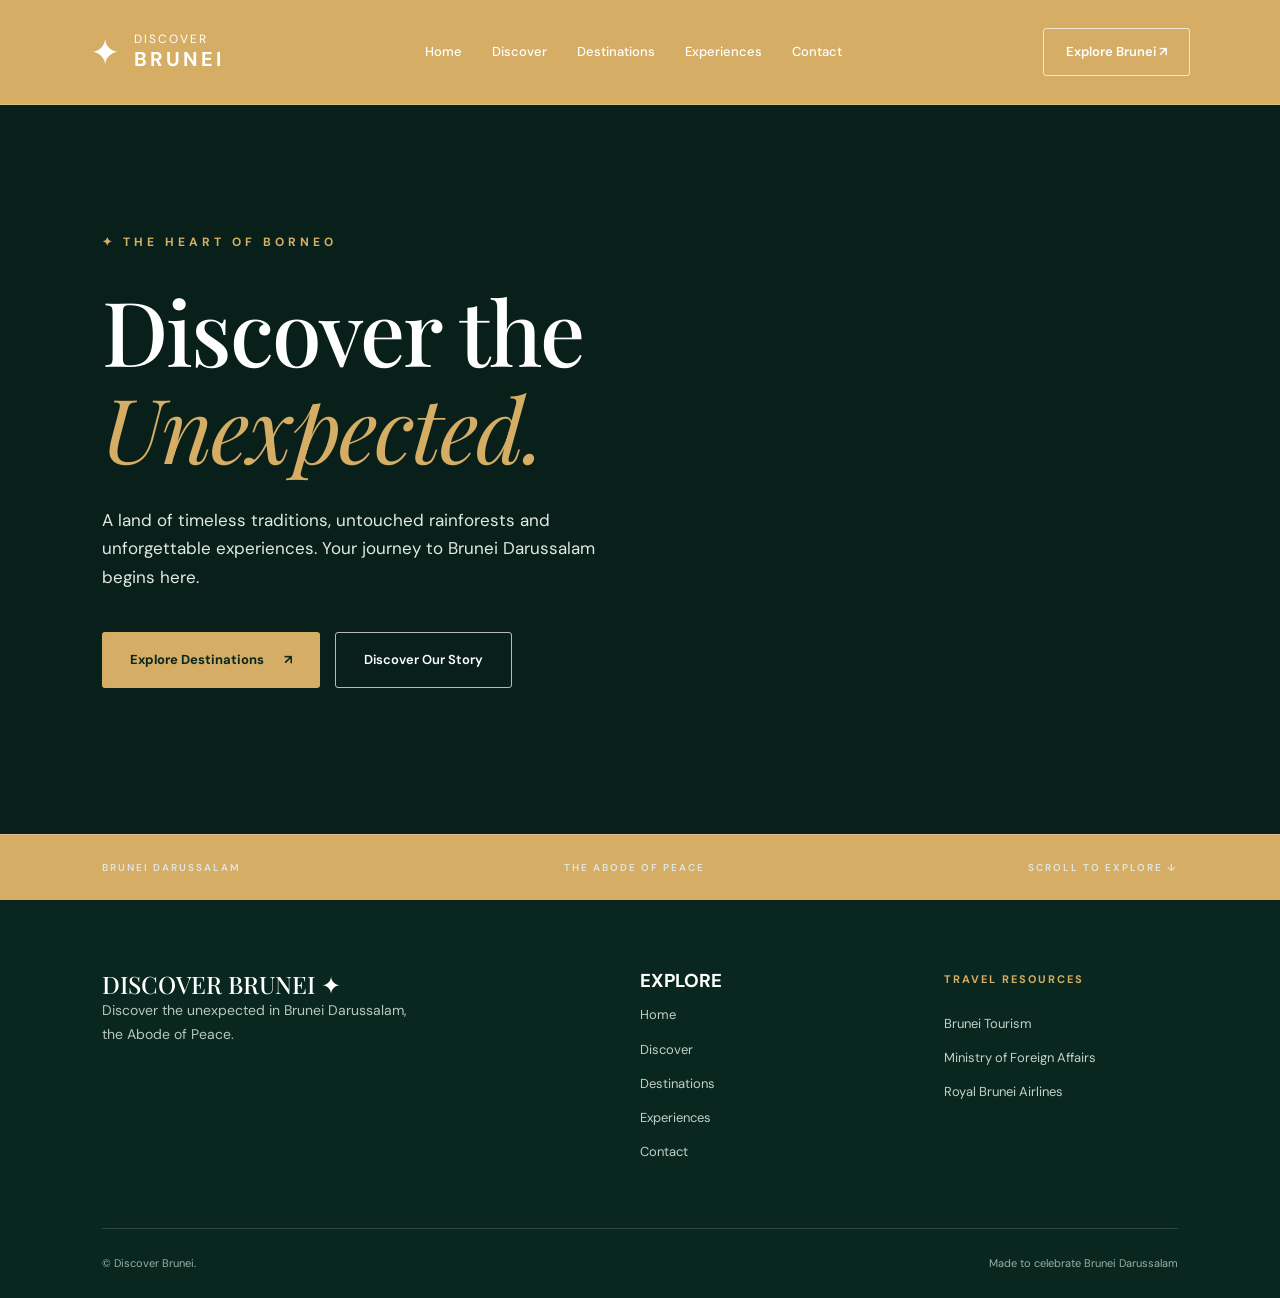
<file: index.html>
<!DOCTYPE html>
<html lang="en">
<head>
    <meta charset="UTF-8">
    <meta name="viewport" content="width=device-width, initial-scale=1.0">
    <meta name="description" content="Explore the culture, nature and beauty of Brunei Darussalam.">
    <title>Discover Brunei | The Abode of Peace</title>
    <link rel="stylesheet" href="style.css">
</head>
<body>

    <!-- HEADER AND NAVIGATION -->
    <header class="header">
        <a href="#home" class="logo">
            <span class="logo-symbol">✦</span>
            <span>DISCOVER<br><strong>BRUNEI</strong></span>
        </a>

       <nav class="navigation" aria-label="Main navigation">
    <a href="index.html">Home</a>
    <a href="about.html">Discover</a>
    <a href="destinations.html">Destinations</a>
    <a href="experiences.html">Experiences</a>
    <a href="contact.html">Contact</a>
</nav>       
<a href="destinations.html" class="nav-button">Explore Brunei ↗</a>
    </header>

    <main>

        <!-- HERO SECTION -->
        
<!-- HERO SECTION -->
<section class="hero" id="home">

    <!-- YouTube Background Video -->
    <div class="youtube-background">
        <iframe
           
            src="https://www.youtube.com/embed/cYvrTqKQlYU?autoplay=1&amp;mute=1&amp;loop=1&amp;playlist=cYvrTqKQlYU&amp;controls=0&amp;playsinline=1&amp;cc_load_policy=0"
            title="Brunei Tourism Background Video"
            allow="autoplay; encrypted-media"
            referrerpolicy="strict-origin-when-cross-origin"
            tabindex="-1">
        </iframe>
    </div>

    <!-- Dark Overlay -->
    <div class="hero-overlay"></div>

    <!-- Homepage Text -->
    <div class="hero-content">

                <div class="hero-label">
                    ✦ THE HEART OF BORNEO
                </div>

                <h1>
                    Discover the<br>
                    <em>Unexpected.</em>
                </h1>

                <p>
                    A land of timeless traditions, untouched
                    rainforests and unforgettable experiences.
                    Your journey to Brunei Darussalam begins here.
                </p>

                <div class="hero-actions">
                    <a href="destinations.html" class="button-gold">
                        Explore Destinations <span>↗</span>
                    </a>

                    <a href="about.html" class="button-outline">
                        Discover Our Story
                    </a>
                </div>
            </div>

            <div class="hero-bottom">
                <span>BRUNEI DARUSSALAM</span>
                <span>THE ABODE OF PEACE</span>
                <a href="#about">SCROLL TO EXPLORE ↓</a>
            </div>
        </section>

        

       
    </main>

    <!-- FOOTER -->
    <footer class="footer">
        <div class="footer-main">

            <div class="footer-brand">
                <h2>DISCOVER BRUNEI ✦</h2>
                <p>
                    Discover the unexpected in
                    Brunei Darussalam, the Abode of Peace.
                </p>
            </div>

            <div class="footer-links">
                <h3>EXPLORE</h3>
                <a href="index.html">Home</a>
                <a href="about.html">Discover</a>
                <a href="destinations.html">Destinations</a>
                <a href="experiences.html">Experiences</a>
                <a href="contact.html">Contact</a>
            </div>

            <div class="footer-links">
                <h4>TRAVEL RESOURCES</h4>
                <a href="https://www.bruneitourism.com/"
                   target="_blank"
                   rel="noopener noreferrer">
                    Brunei Tourism
                </a>
                <a href="https://www.mfa.gov.bn/"
                   target="_blank"
                   rel="noopener noreferrer">
                    Ministry of Foreign Affairs
                </a>
                <a href="https://www.flyroyalbrunei.com/"
                   target="_blank"
                   rel="noopener noreferrer">
                    Royal Brunei Airlines
                </a>
            </div>

        </div>

        <div class="footer-bottom">
            <span>© Discover Brunei.</span>
            <span>Made to celebrate Brunei Darussalam</span>
        </div>
    </footer>
<script src="script.js"></script>
</body>
</html>
</file>
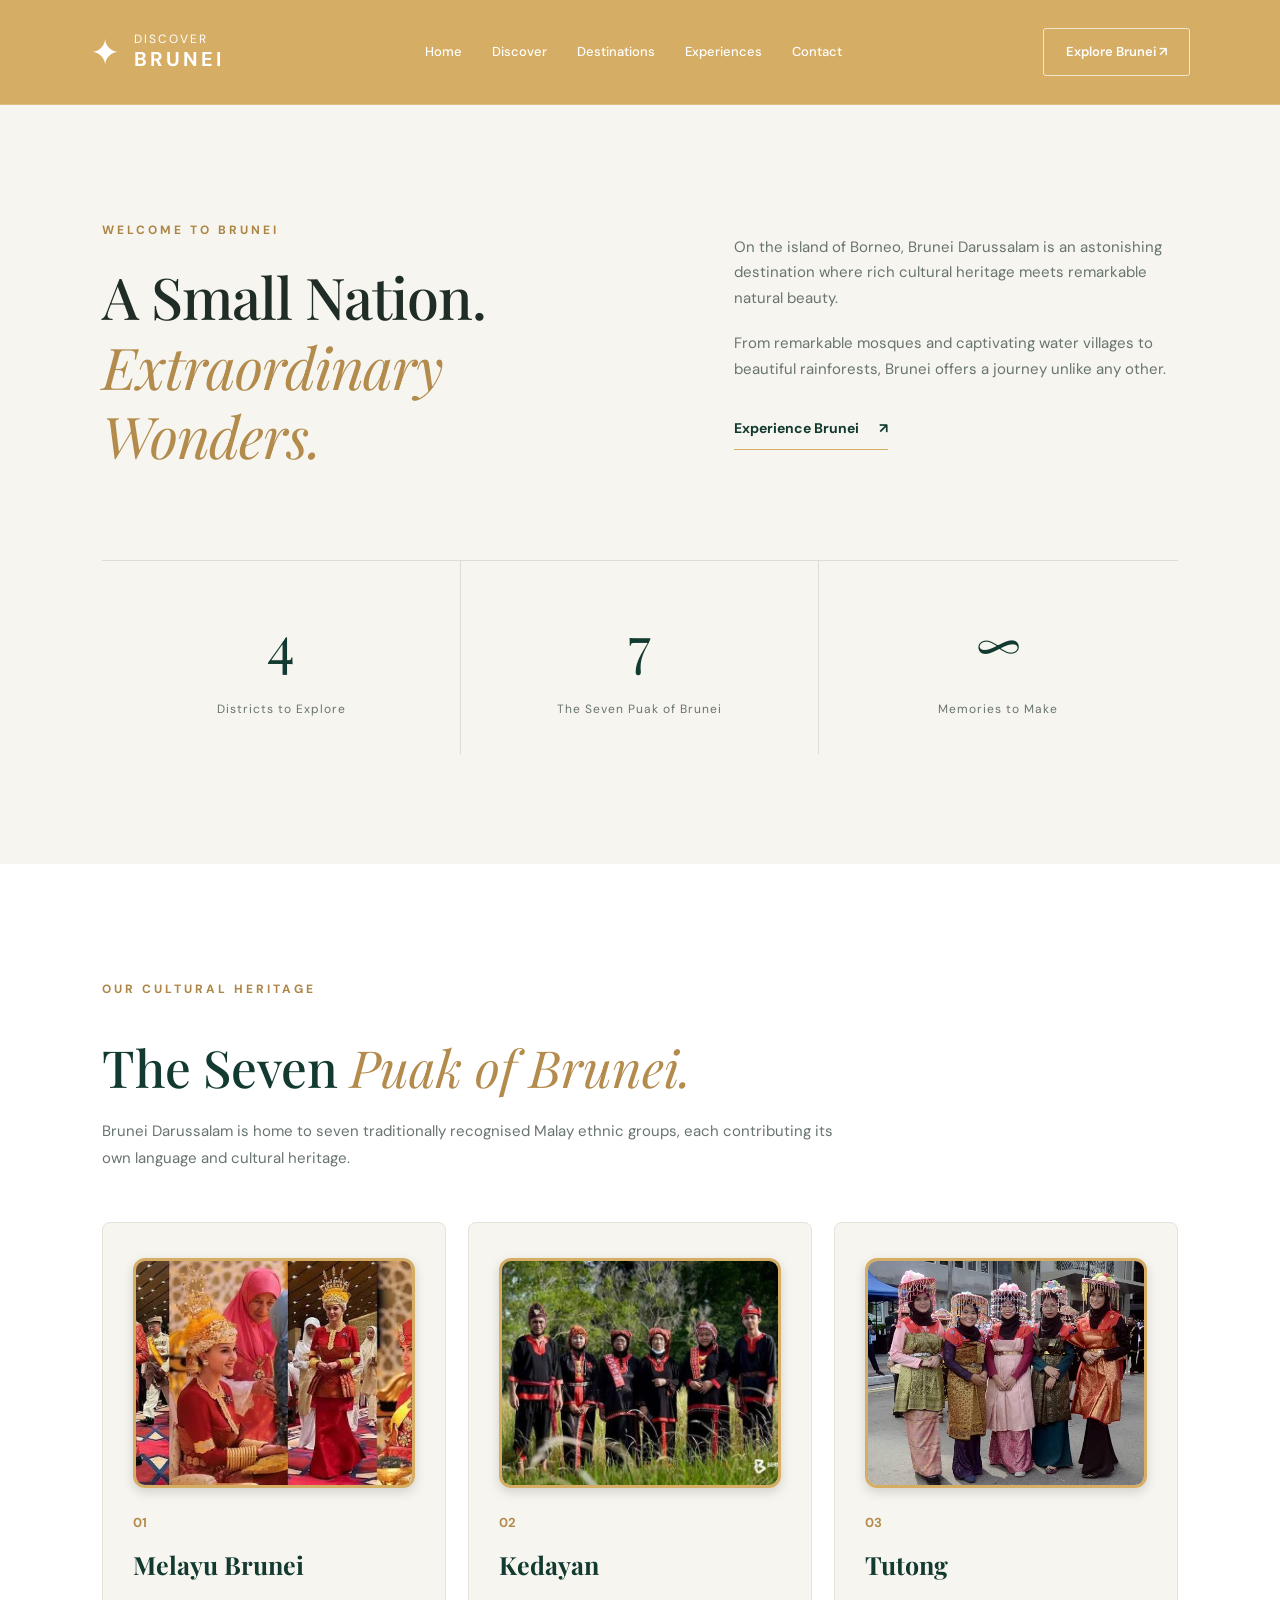
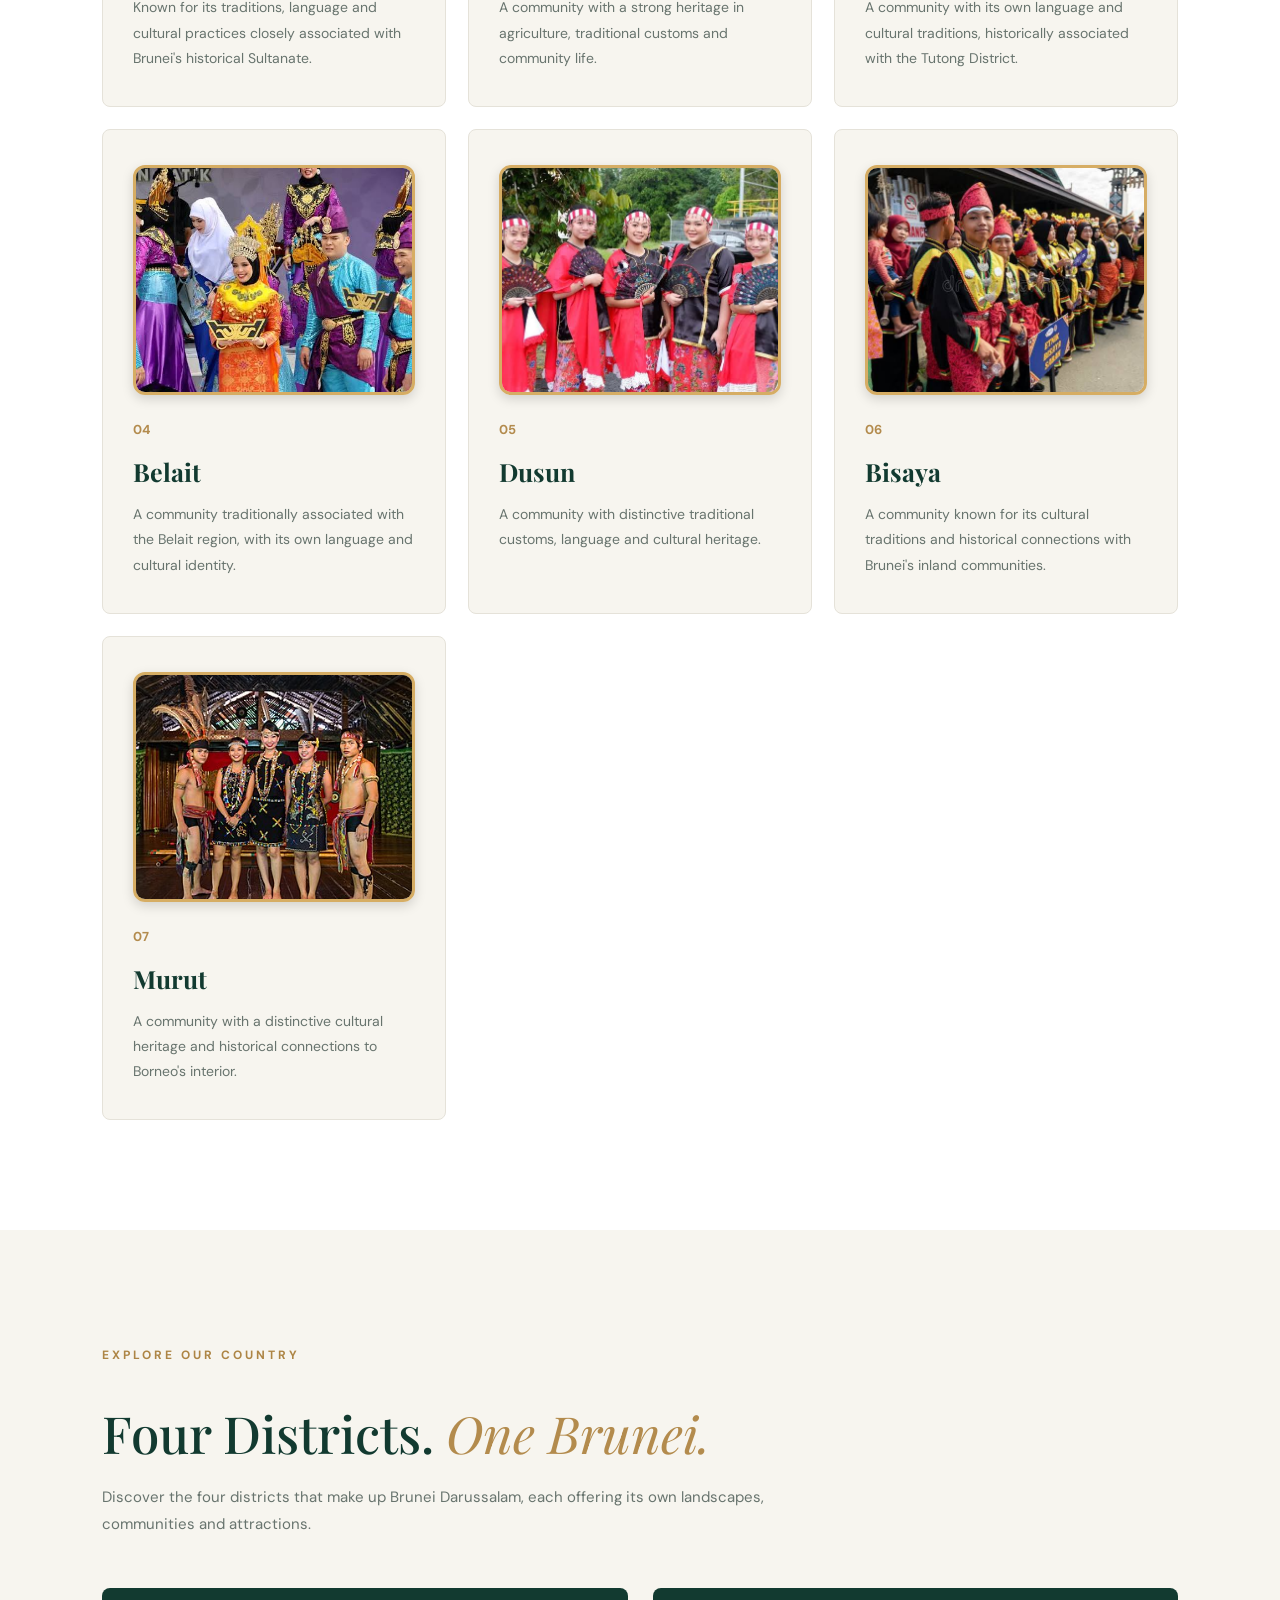
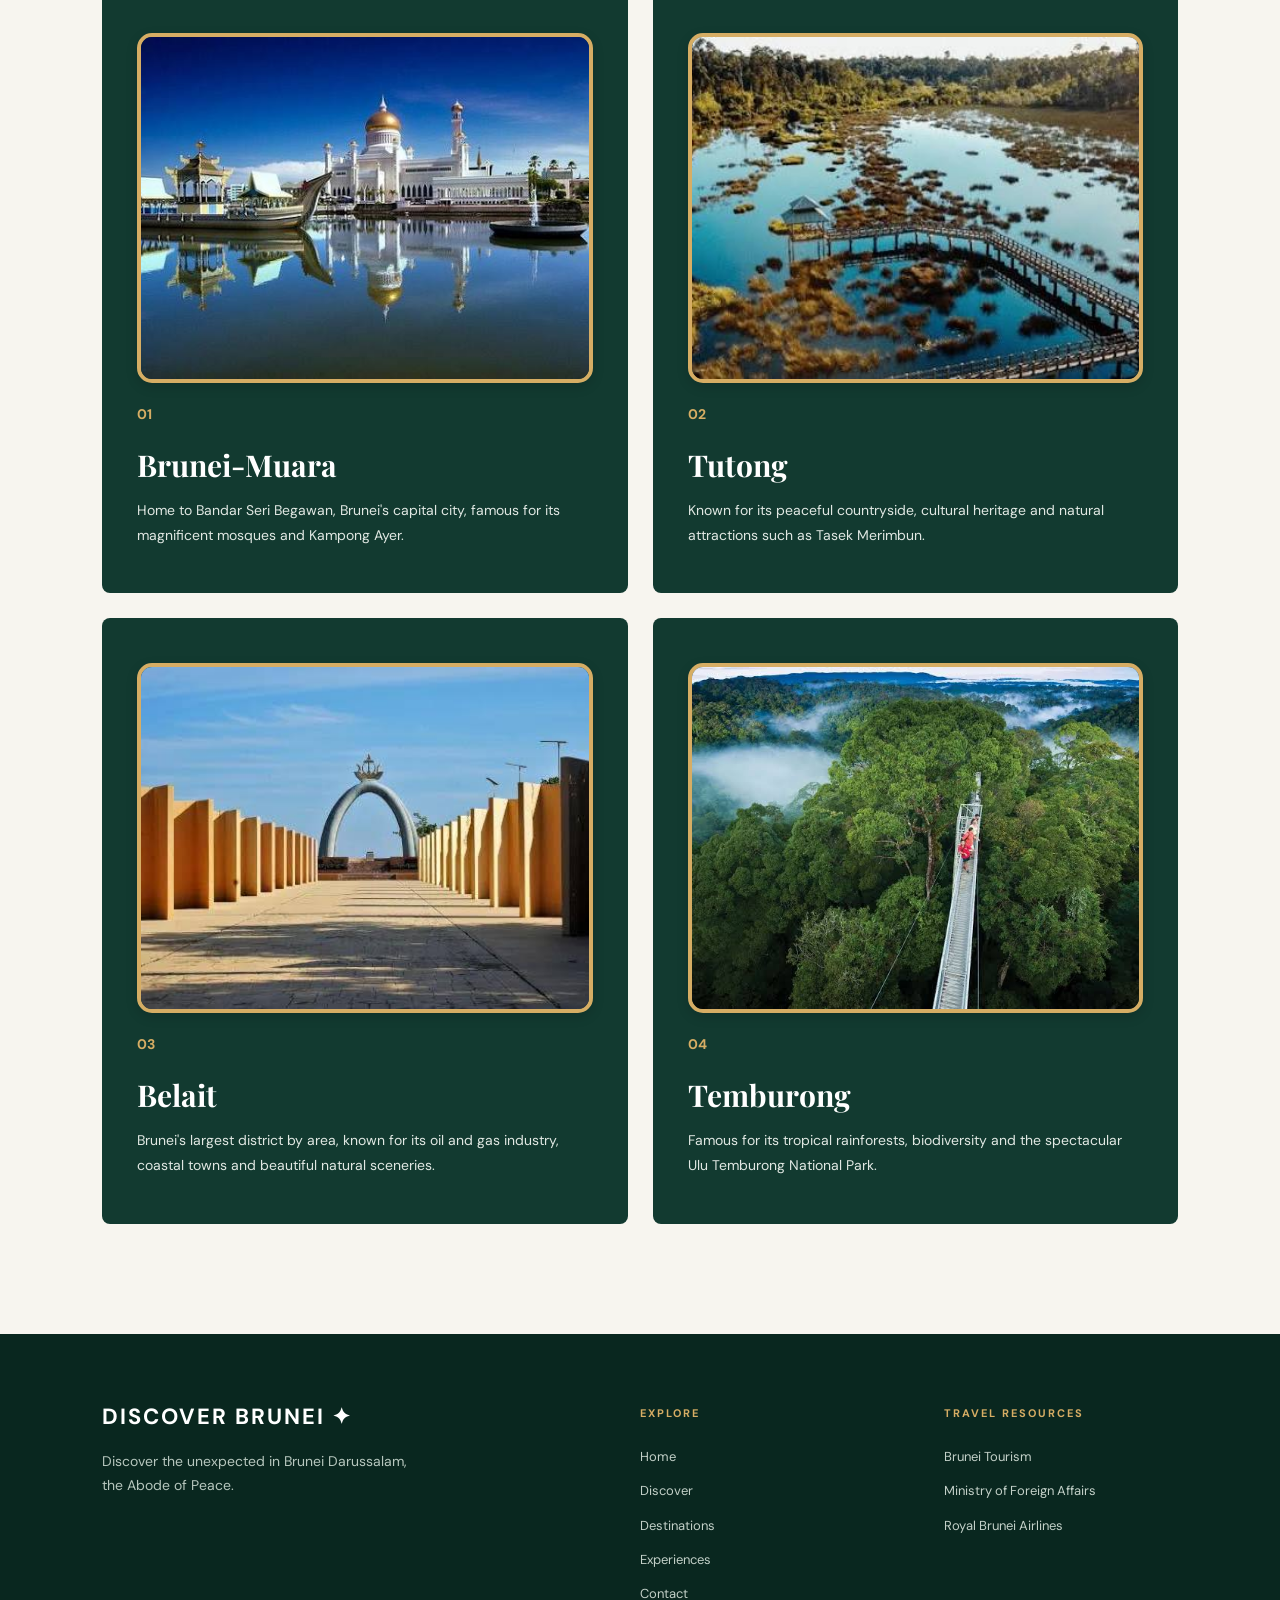
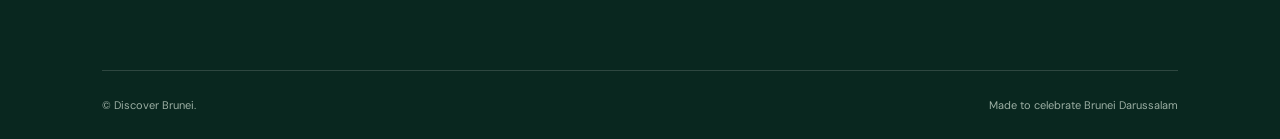
<file: about.html>
<!DOCTYPE html>
<html lang="en">
<head>
    <meta charset="UTF-8">
    <meta name="viewport" content="width=device-width, initial-scale=1.0">
    <title>Discover | Discover Brunei</title>
    <link rel="stylesheet" href="style.css">
</head>
<body>

    <!-- NAVIGATION -->
    <header class="header">
        <a href="index.html" class="logo">
            <span class="logo-symbol">✦</span>
            <span>DISCOVER<br><strong>BRUNEI</strong></span>
        </a>

        <nav class="navigation" aria-label="Main navigation">
            <a href="index.html">Home</a>
            <a href="about.html">Discover</a>
            <a href="destinations.html">Destinations</a>
            <a href="experiences.html">Experiences</a>
            <a href="contact.html">Contact</a>
        </nav>

        <a href="destinations.html" class="nav-button">
            Explore Brunei ↗
        </a>
    </header>

    <main>

        <!-- ORIGINAL DISCOVER SECTION -->
        <section class="intro section-padding" id="about">

            <div class="intro-heading">
                <div>
                    <span class="section-label">
                        WELCOME TO BRUNEI
                    </span>

                    <h1>
                        A Small Nation.<br>
                        <em>Extraordinary Wonders.</em>
                    </h1>
                </div>

                <div class="intro-description">
                    <p>
                       On the island of Borneo,
                        Brunei Darussalam is an astonishing destination
                        where rich cultural heritage meets
                        remarkable natural beauty.
                    </p>

                    <p>
                        From remarkable mosques and captivating
                        water villages to beautiful rainforests,
                        Brunei offers a journey unlike any other.
                    </p>

                    <a href="experiences.html" class="text-link">
                        Experience Brunei <span>↗</span>
                    </a>
                </div>
            </div>

            <div class="intro-stats">
                <div>
                    <strong>4</strong>
                    <span>Districts to Explore</span>
                </div>

                <div>
                    <strong>7</strong>
                    <span>The Seven Puak of Brunei</span>
                </div>

                <div>
                    <strong>∞</strong>
                    <span>Memories to Make</span>
                </div>
            </div>

        </section>

    </main>

<!-- THE SEVEN PUAK OF BRUNEI -->
<section class="culture-section section-padding">

    <div class="discover-section-heading">
        <span class="section-label">OUR CULTURAL HERITAGE</span>
        <h2>The Seven <em>Puak of Brunei.</em></h2>
        <p>
            Brunei Darussalam is home to seven traditionally
            recognised Malay ethnic groups, each contributing
            its own language and cultural heritage.
        </p>
    </div>

    <div class="puak-grid">

        <div class="puak-card">
        <img src="images/discover/brunei-melayu.jpg"
         alt="Melayu Brunei cultural heritage"
         loading="lazy">
            <span>01</span>
            <h3>Melayu Brunei</h3>
            <p>
                Known for its traditions, language and
                cultural practices closely associated
                with Brunei's historical Sultanate.
            </p>
        </div>

        <div class="puak-card">
            <img src="images/discover/kedayan-brunei.jpg"
             alt="Kedayan cultural heritage"
            loading="lazy">
            <span>02</span>
            <h3>Kedayan</h3>
            <p>
                A community with a strong heritage in
                agriculture, traditional customs
                and community life.
            </p>
        </div>

        <div class="puak-card">
            <img src="images/discover/tutong-brunei.jpg"
             alt="Tutong cultural heritage"
            loading="lazy">
            <span>03</span>
            <h3>Tutong</h3>
            <p>
                A community with its own language
                and cultural traditions, historically
                associated with the Tutong District.
            </p>
        </div>

        <div class="puak-card">
            <img src="images/discover/belait-brunei.jpg"
             alt="Belait cultural heritage"
            loading="lazy">
            <span>04</span>
            <h3>Belait</h3>
            <p>
                A community traditionally associated
                with the Belait region, with its own
                language and cultural identity.
            </p>
        </div>

        <div class="puak-card">
            <img src="images/discover/dusun-brunei.jpg"
             alt="Dusun cultural heritage"
            loading="lazy">
            <span>05</span>
            <h3>Dusun</h3>
            <p>
                A community with distinctive
                traditional customs, language
                and cultural heritage.
            </p>
        </div>

        <div class="puak-card">
            <img src="images/discover/bisaya-brunei.jpg"
             alt="Bisaya cultural heritage"
            loading="lazy">
            <span>06</span>
            <h3>Bisaya</h3>
            <p>
                A community known for its cultural
                traditions and historical connections
                with Brunei's inland communities.
            </p>
        </div>

        <div class="puak-card">
            <img src="images/discover/murut-brunei.jpg"
             alt="Murut cultural heritage"
            loading="lazy">
            <span>07</span>
            <h3>Murut</h3>
            <p>
                A community with a distinctive
                cultural heritage and historical
                connections to Borneo's interior.
            </p>
        </div>

    </div>
</section>


<!-- THE FOUR DISTRICTS OF BRUNEI -->
<section class="district-section section-padding">

    <div class="discover-section-heading">
        <span class="section-label">EXPLORE OUR COUNTRY</span>
        <h2>Four Districts. <em>One Brunei.</em></h2>
        <p>
            Discover the four districts that make up
            Brunei Darussalam, each offering its own
            landscapes, communities and attractions.
        </p>
    </div>

    <div class="district-grid">

        <div class="district-card">
            <img src="images/discover/brunei-muara.jpg"
             alt="Brunei-Muara district"
            loading="lazy">
            
            <div class="district-number">01</div>
            <h3>Brunei-Muara</h3>
            <p>
                Home to Bandar Seri Begawan, Brunei's
                capital city, famous for its magnificent
                mosques and Kampong Ayer.
            </p>
        </div>

        <div class="district-card">
             <img src="images/discover/tutong.jpg"
             alt="tutong district"
            loading="lazy">
            <div class="district-number">02</div>
            <h3>Tutong</h3>
            <p>
                Known for its peaceful countryside,
                cultural heritage and natural attractions
                such as Tasek Merimbun.
            </p>
        </div>

        <div class="district-card">
             <img src="images/discover/belait.jpg"
             alt="belait district"
            loading="lazy">
            <div class="district-number">03</div>
            <h3>Belait</h3>
            <p>
                Brunei's largest district by area,
                known for its oil and gas industry,
                coastal towns and beautiful natural sceneries.
            </p>
        </div>

        <div class="district-card">
             <img src="images/discover/temburong.jpg"
             alt="Temburong district"
            loading="lazy">
            <div class="district-number">04</div>
            <h3>Temburong</h3>
            <p>
                Famous for its tropical rainforests,
                biodiversity and the spectacular
                Ulu Temburong National Park.
            </p>
        </div>

    </div>
</section>


    <!-- ORIGINAL FOOTER -->
    <footer class="footer">
        <div class="footer-main">

            <div class="footer-brand">
                <h3>DISCOVER BRUNEI ✦</h3>
                <p>
                    Discover the unexpected in
                    Brunei Darussalam, the Abode of Peace.
                </p>
            </div>

            <div class="footer-links">
                <h4>EXPLORE</h4>
                <a href="index.html">Home</a>
                <a href="about.html">Discover</a>
                <a href="destinations.html">Destinations</a>
                <a href="experiences.html">Experiences</a>
                <a href="contact.html">Contact</a>
    
            </div>

            <div class="footer-links">
                <h4>TRAVEL RESOURCES</h4>
                <a href="https://www.bruneitourism.com/">Brunei Tourism</a>
                <a href="https://www.mfa.gov.bn/">Ministry of Foreign Affairs</a>
                <a href="https://www.flyroyalbrunei.com/">Royal Brunei Airlines</a>
            </div>

        </div>

        <div class="footer-bottom">
            <span>© Discover Brunei.</span>
            <span>Made to celebrate Brunei Darussalam</span>
        </div>
    </footer>
<script src="script.js"></script>
</body>
</html>
</file>
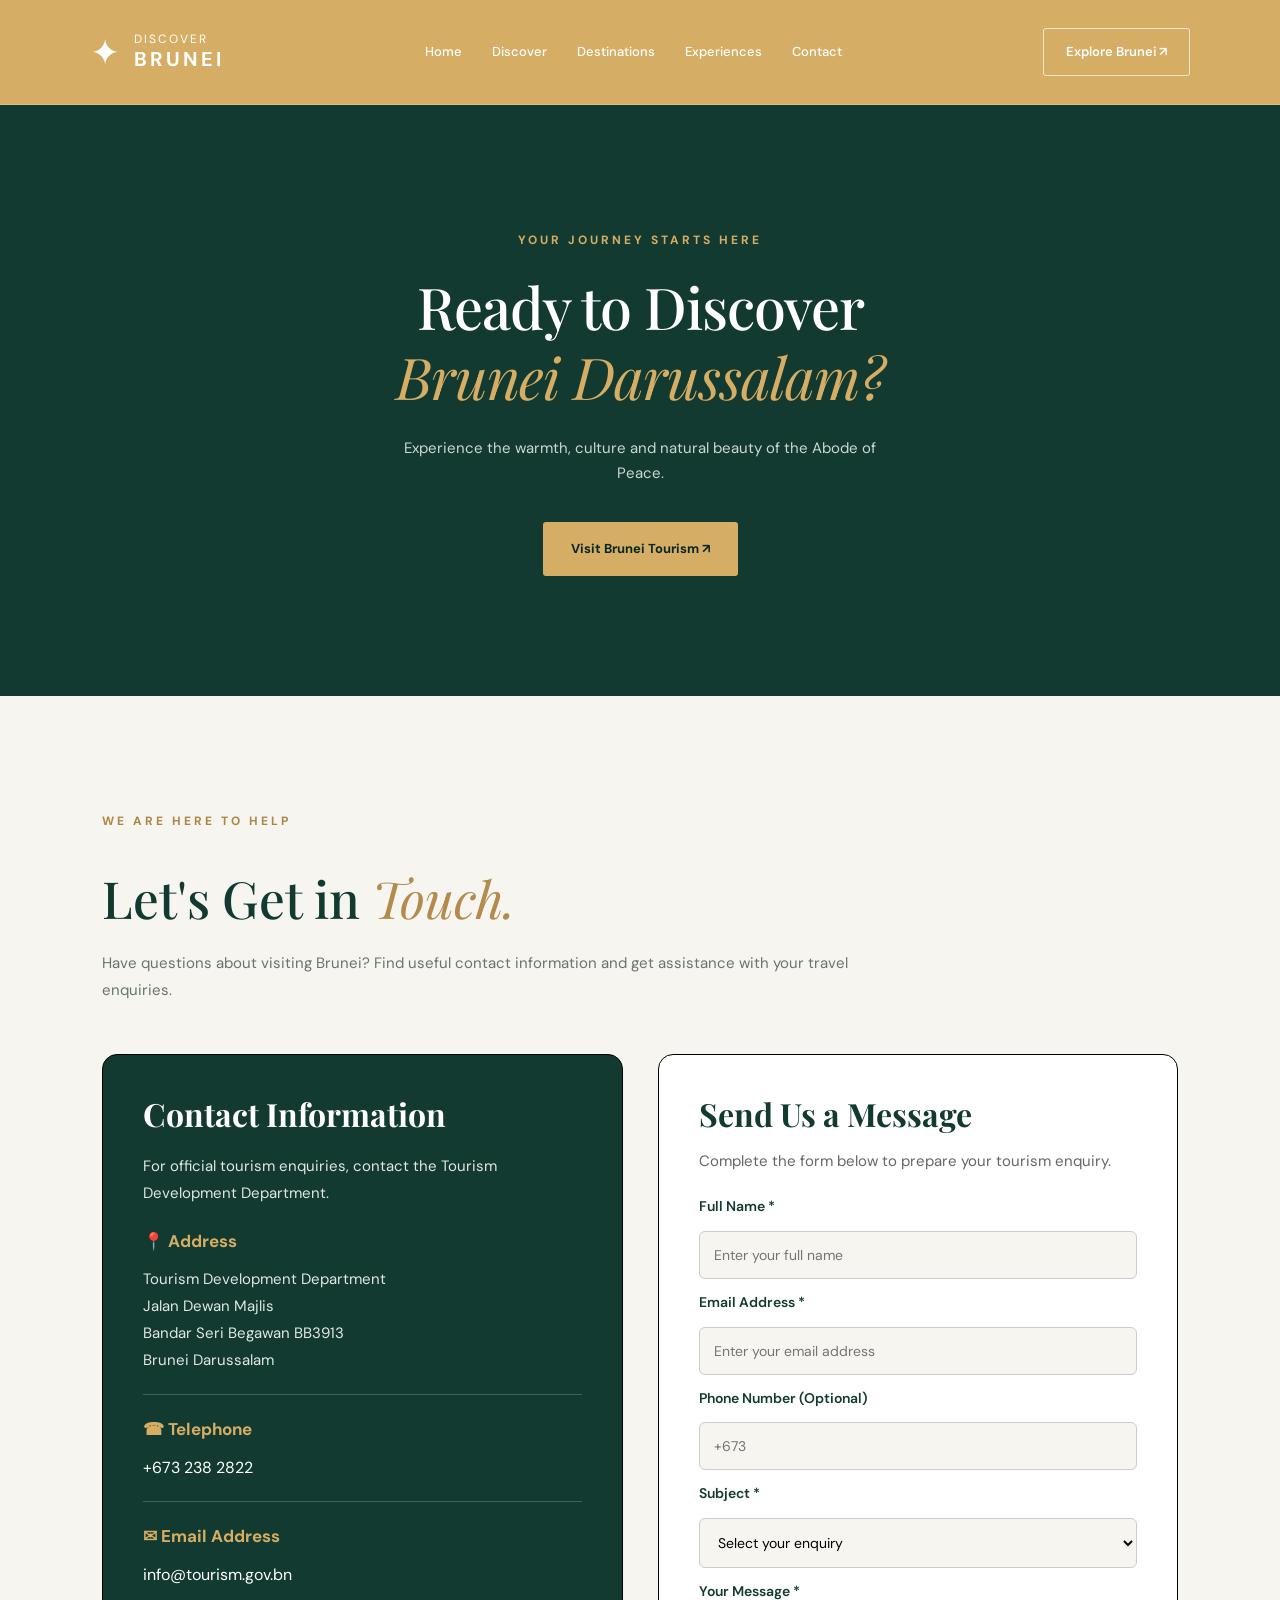
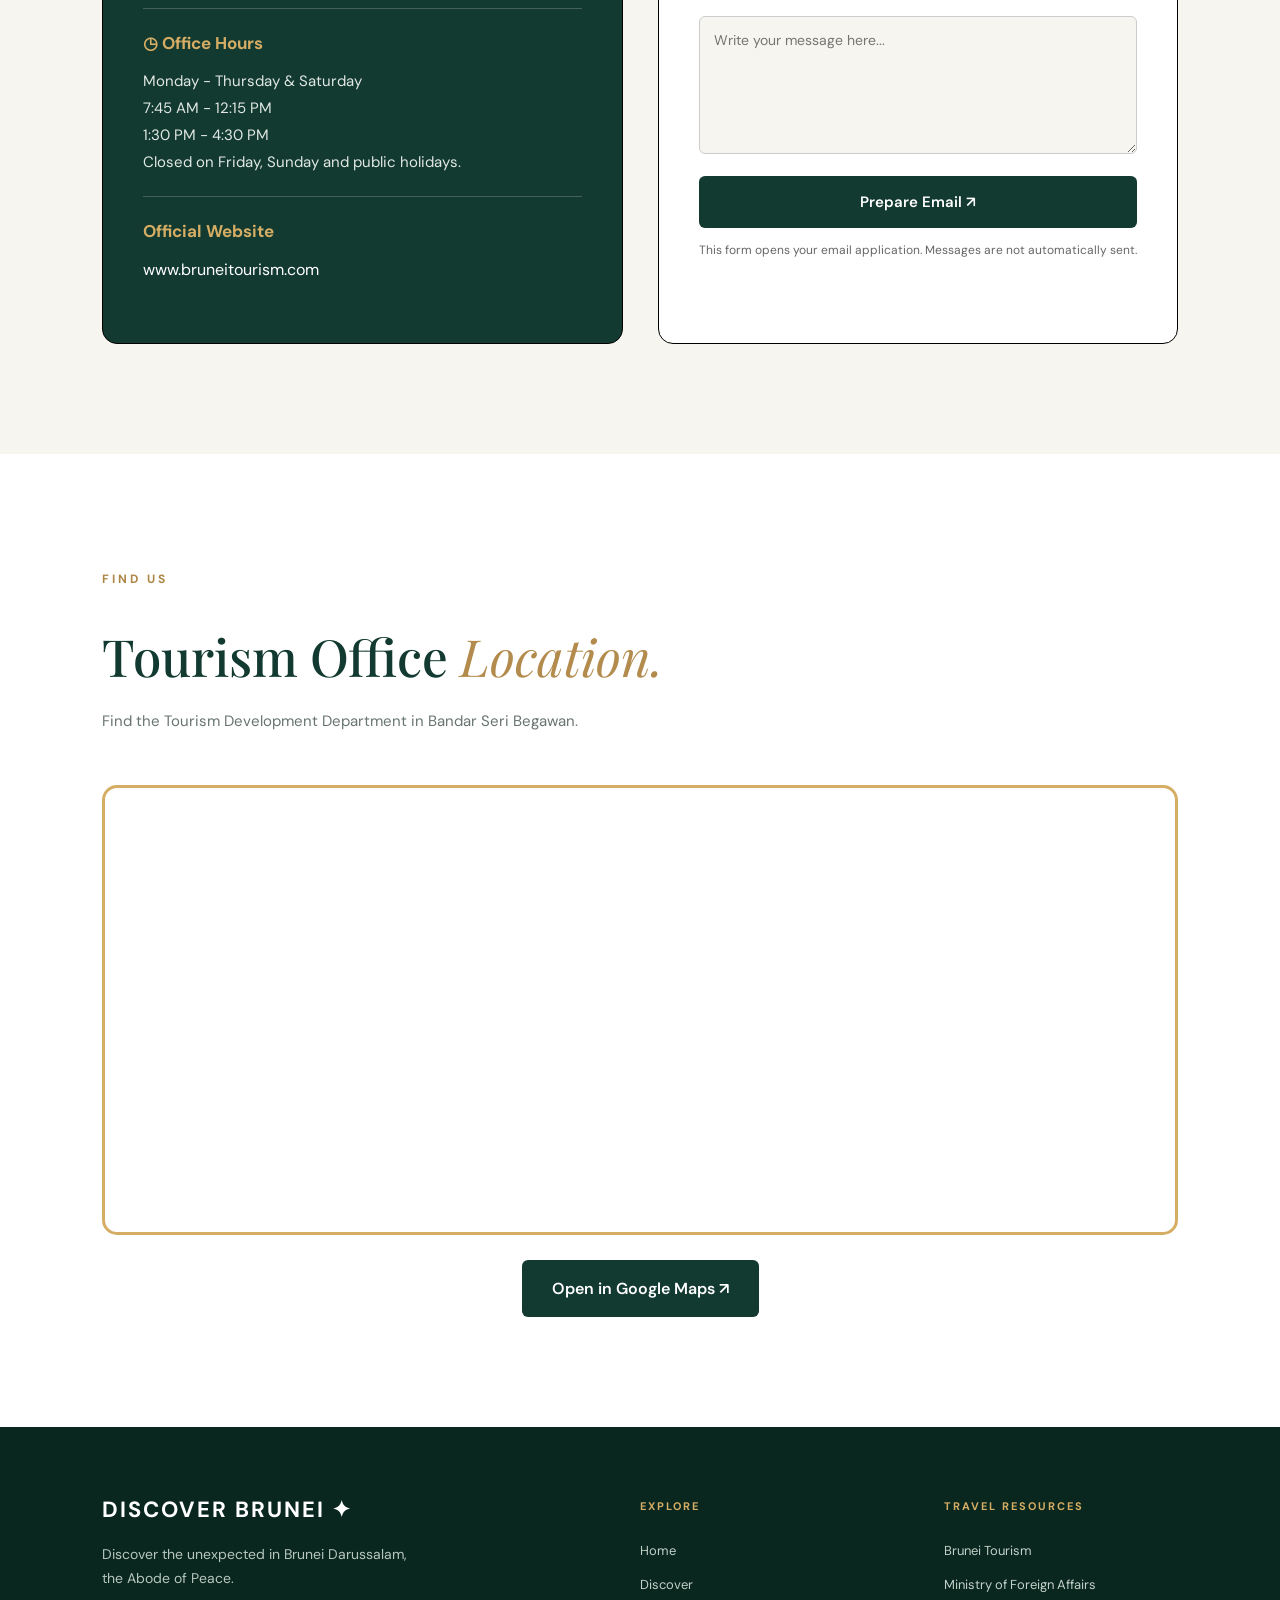
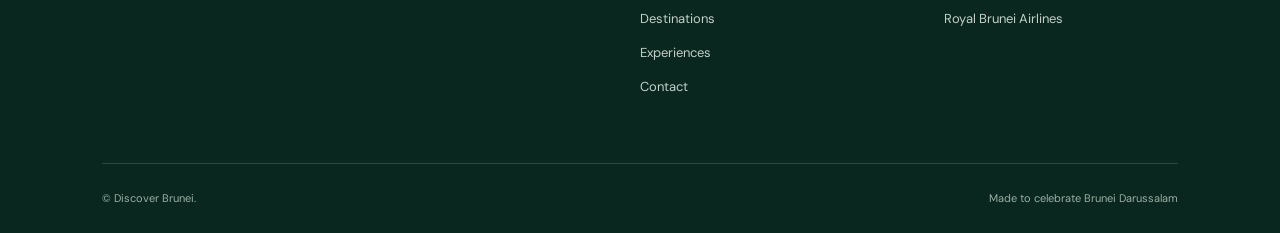
<file: contact.html>
<!DOCTYPE html>
<html lang="en">
<head>
    <meta charset="UTF-8">
    <meta name="viewport" content="width=device-width, initial-scale=1.0">
    <title>Contact | Discover Brunei</title>
    <link rel="stylesheet" href="style.css">
</head>
<body>

    <!-- SAME NAVIGATION AS HOMEPAGE -->
    <header class="header">
        <a href="index.html" class="logo">
            <span class="logo-symbol">✦</span>
            <span>DISCOVER<br><strong>BRUNEI</strong></span>
        </a>

        <nav class="navigation" aria-label="Main navigation">
            <a href="index.html">Home</a>
            <a href="about.html">Discover</a>
            <a href="destinations.html">Destinations</a>
            <a href="experiences.html">Experiences</a>
            <a href="contact.html">Contact</a>
        </nav>

        <a href="destinations.html" class="nav-button">Explore Brunei ↗</a>
    </header>

    <main>
        <!-- ORIGINAL CONTACT SECTION -->
        <section class="cta" id="contact">
            <div class="cta-content">
                <span class="section-label">
                    YOUR JOURNEY STARTS HERE
                </span>

                <h1>
                    Ready to Discover<br>
                    <em>Brunei Darussalam?</em>
                </h1>

                <p>
                    Experience the warmth, culture and
                    natural beauty of the Abode of Peace.
                </p>

                <a href="https://www.bruneitourism.com/"
                   class="button-gold"
                   target="_blank"
                   rel="noopener noreferrer">
                    Visit Brunei Tourism ↗
                </a>
            </div>
        </section>

<!-- CONTACT INFORMATION AND ENQUIRY FORM -->
<section class="contact-section section-padding">

    <div class="discover-section-heading">
        <span class="section-label">WE ARE HERE TO HELP</span>

        <h2>Let's Get in <em>Touch.</em></h2>

        <p>
            Have questions about visiting Brunei?
            Find useful contact information and
            get assistance with your travel enquiries.
        </p>
    </div>

    <div class="contact-grid">

        <!-- CONTACT INFORMATION -->
        <div class="contact-information">

            <h3>Contact Information</h3>

            <p>
                For official tourism enquiries, contact
                the Tourism Development Department.
            </p>

            <div class="contact-item">
                <h4>📍 Address</h4>
                <p>
                    Tourism Development Department<br>
                    Jalan Dewan Majlis<br>
                    Bandar Seri Begawan BB3913<br>
                    Brunei Darussalam
                </p>
            </div>

            <div class="contact-item">
                <h4>☎ Telephone</h4>

                <a href="tel:+6732382822">
                    +673 238 2822
                </a>
            </div>

            <div class="contact-item">
                <h4>✉ Email Address</h4>

                <a href="mailto:info@tourism.gov.bn">
                    info@tourism.gov.bn
                </a>
            </div>

            <div class="contact-item">
                <h4>◷ Office Hours</h4>

                <p>
                    Monday - Thursday & Saturday<br>
                    7:45 AM - 12:15 PM<br>
                    1:30 PM - 4:30 PM
                </p>

                <p>
                    Closed on Friday, Sunday
                    and public holidays.
                </p>
            </div>

            <div class="contact-item">
                <h4> Official Website</h4>

                <a href="https://www.bruneitourism.com/"
                   target="_blank"
                   rel="noopener noreferrer">
                    www.bruneitourism.com
                </a>
            </div>

        </div>


        <!-- CONTACT FORM -->
        <div class="contact-form-container">

            <h3>Send Us a Message</h3>

            <p>
                Complete the form below to prepare
                your tourism enquiry.
            </p>

            <form class="contact-form"
                  onsubmit="prepareEnquiry(event)">

                <label for="fullname">Full Name *</label>

                <input type="text"
                       id="fullname"
                       name="fullname"
                       placeholder="Enter your full name"
                       required>

                <label for="email">Email Address *</label>

                <input type="email"
                       id="email"
                       name="email"
                       placeholder="Enter your email address"
                       required>

                <label for="phone">
                    Phone Number (Optional)
                </label>

                <input type="tel"
                       id="phone"
                       name="phone"
                       placeholder="+673">

                <label for="subject">Subject *</label>

                <select id="subject"
                        name="subject"
                        required>

                    <option value="">
                        Select your enquiry
                    </option>

                    <option>General Enquiry</option>
                    <option>Tourist Attractions</option>
                    <option>Events and Festivals</option>
                    <option>Travel Information</option>
                    <option>Feedback</option>

                </select>

                <label for="message">Your Message *</label>

                <textarea id="message"
                          name="message"
                          rows="6"
                          placeholder="Write your message here..."
                          required></textarea>

                <button type="submit"
                        class="contact-submit">
                    Prepare Email ↗
                </button>

                <p class="form-note">
                    This form opens your email application.
                    Messages are not automatically sent.
                </p>

            </form>

        </div>

    </div>

</section>


<!-- CONTACT LOCATION -->
<section class="location-section section-padding">

    <div class="discover-section-heading">

        <span class="section-label">FIND US</span>

        <h2>Tourism Office <em>Location.</em></h2>

        <p>
            Find the Tourism Development Department
            in Bandar Seri Begawan.
        </p>

    </div>

    <div class="contact-map">

        <iframe
            src="https://maps.google.com/maps?q=Tourism%20Development%20Department%20Jalan%20Dewan%20Majlis%20Brunei&output=embed"
            title="Tourism Development Department Location"
            loading="lazy"
            allowfullscreen>
        </iframe>

    </div>

    <div class="location-button">

        <a href="https://www.google.com/maps/search/?api=1&query=Tourism+Development+Department+Jalan+Dewan+Majlis+Brunei"
           target="_blank"
           rel="noopener noreferrer">
            Open in Google Maps ↗
        </a>

    </div>

</section>

    </main>

    <!-- ORIGINAL FOOTER -->
    <footer class="footer">
        <div class="footer-main">
            <div class="footer-brand">
                <h3>DISCOVER BRUNEI ✦</h3>
                <p>
                    Discover the unexpected in
                    Brunei Darussalam, the Abode of Peace.
                </p>
            </div>

            <div class="footer-links">
                <h4>EXPLORE</h4>
                <a href="index.html">Home</a>
                <a href="about.html">Discover</a>
                <a href="destinations.html">Destinations</a>
                <a href="experiences.html">Experiences</a>
                <a href="contact.html">Contact</a>
                
            </div>

            <div class="footer-links">
                <h4>TRAVEL RESOURCES</h4>
                <a href="https://www.bruneitourism.com/">Brunei Tourism</a>
                <a href="https://www.mfa.gov.bn/">Ministry of Foreign Affairs</a>
                <a href="https://www.flyroyalbrunei.com/">Royal Brunei Airlines</a>
            </div>
        </div>

        <div class="footer-bottom">
            <span>© Discover Brunei.</span>
            <span>Made to celebrate Brunei Darussalam</span>
        </div>
    </footer>
<script src="script.js"></script>
</body>
</html>
</file>
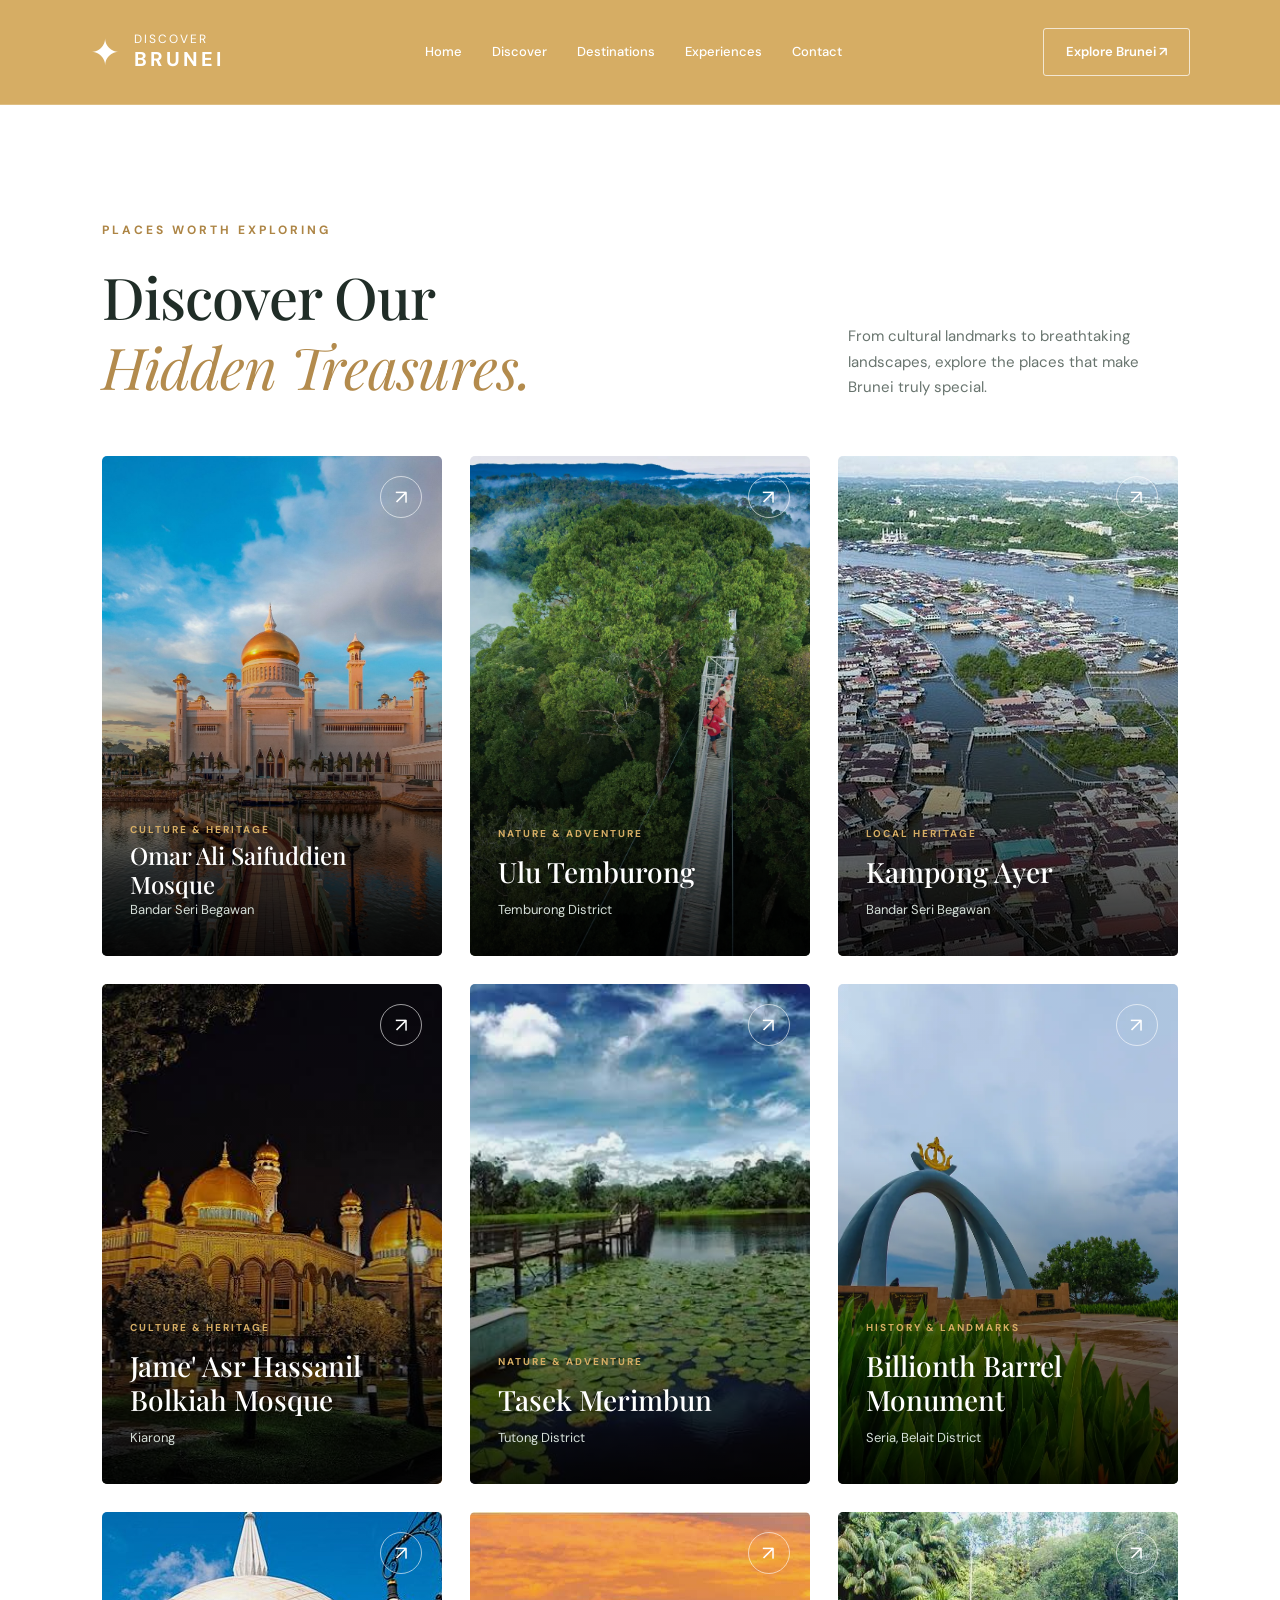
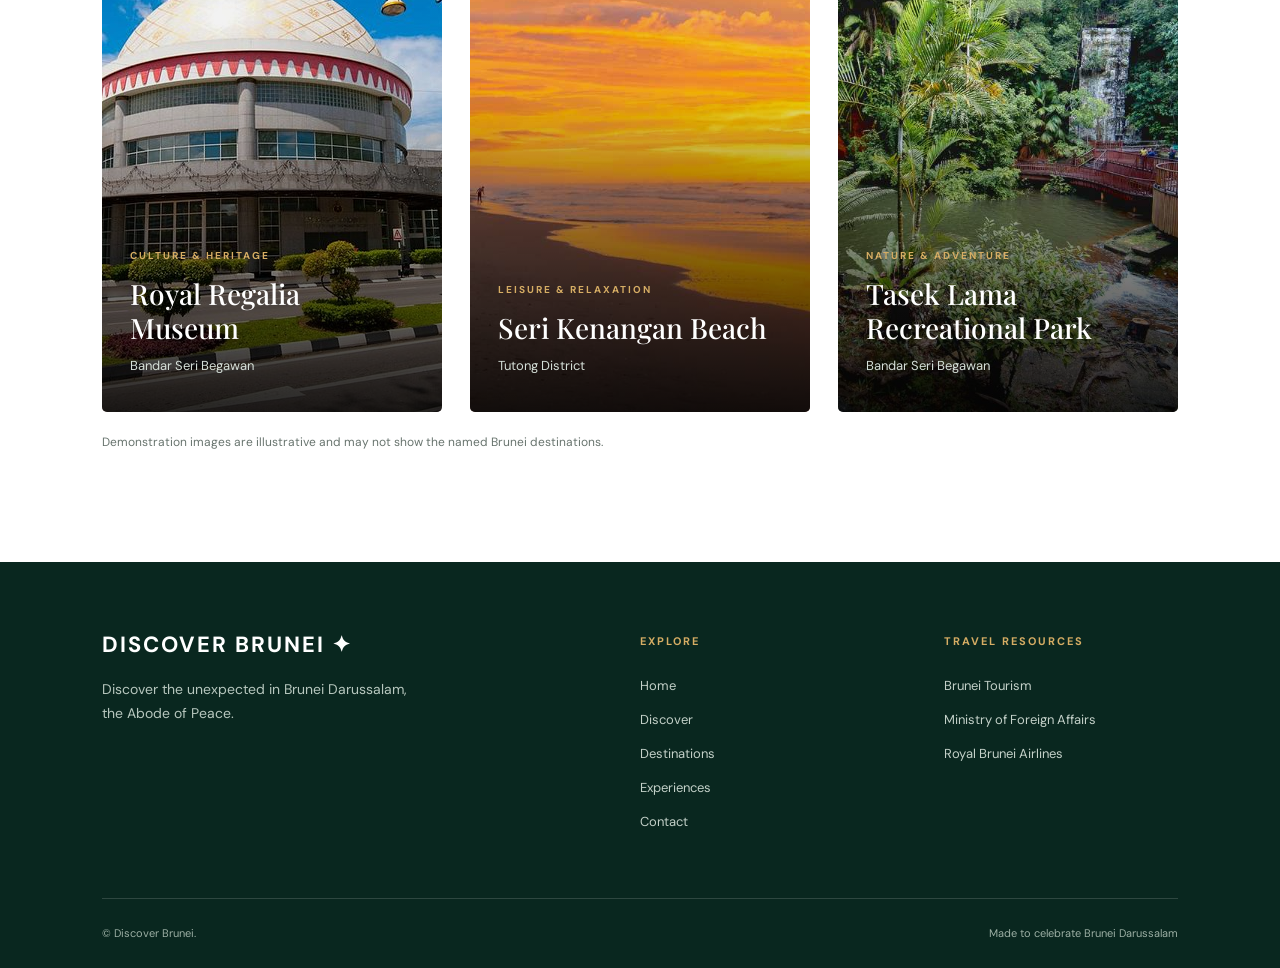
<file: destinations.html>
<!DOCTYPE html>
<html lang="en">
<head>
    <meta charset="UTF-8">
    <meta name="viewport" content="width=device-width, initial-scale=1.0">
    <title>Destinations | Discover Brunei</title>
    <link rel="stylesheet" href="style.css">
</head>
<body>

    <!-- NAVIGATION -->
    <header class="header">
        <a href="index.html" class="logo">
            <span class="logo-symbol">✦</span>
            <span>DISCOVER<br><strong>BRUNEI</strong></span>
        </a>

        <nav class="navigation" aria-label="Main navigation">
            <a href="index.html">Home</a>
            <a href="about.html">Discover</a>
            <a href="destinations.html">Destinations</a>
            <a href="experiences.html">Experiences</a>
            <a href="contact.html">Contact</a>
        </nav>

        <a href="destinations.html" class="nav-button">
            Explore Brunei ↗
        </a>
    </header>

    <main>

        <!-- ORIGINAL DESTINATIONS SECTION -->
        <section class="destinations section-padding" id="destinations">

            <div class="section-top">
                <div>
                    <span class="section-label">
                        PLACES WORTH EXPLORING
                    </span>

                    <h1>
                        Discover Our<br>
                        <em>Hidden Treasures.</em>
                    </h1>
                </div>

                <p>
                    From cultural landmarks to breathtaking
                    landscapes, explore the places that make
                    Brunei truly special.
                </p>
            </div>

            <div class="destination-grid">

                <!-- DESTINATION 1 -->
                <article class="destination-card large-card">
                    <img
                        src="images/destinations/masjid%20omar%20ali.jpg"
                        alt="Omar Ali Saifuddien Mosque">

                    <div class="card-shade"></div>

                    <div class="destination-info">
                        <span>CULTURE & HERITAGE</span>
                        <h2>Omar Ali Saifuddien Mosque</h2>
                        <p>Bandar Seri Begawan</p>
                    </div>

                    <span class="card-arrow">↗</span>
                </article>

                <!-- DESTINATION 2 -->
                <article class="destination-card">
                    <img
                        src="images/destinations/ulu%20temburong.jpg.webp"
                        alt="Ulu Temburong National Park">

                    <div class="card-shade"></div>

                    <div class="destination-info">
                        <span>NATURE & ADVENTURE</span>
                        <h3>Ulu Temburong</h3>
                        <p>Temburong District</p>
                    </div>

                    <span class="card-arrow">↗</span>
                </article>

                <!-- DESTINATION 3 -->
                <article class="destination-card">
                    <img
                        src="images/destinations/kampong-ayer.jpg"
                        alt="Kampong Ayer">

                    <div class="card-shade"></div>

                    <div class="destination-info">
                        <span>LOCAL HERITAGE</span>
                        <h3>Kampong Ayer</h3>
                        <p>Bandar Seri Begawan</p>
                    </div>

                    <span class="card-arrow">↗</span>
                    
                </article>

<!-- DESTINATION 4 -->
<article class="destination-card">
    <img
        src="images/destinations/jame-asr.jpg"
        alt="Jame' Asr Hassanil Bolkiah Mosque"
        loading="lazy">

    <div class="card-shade"></div>

    <div class="destination-info">
        <span>CULTURE & HERITAGE</span>
        <h3>Jame' Asr Hassanil Bolkiah Mosque</h3>
        <p>Kiarong</p>
    </div>

    <a href="https://www.google.com/maps/search/?api=1&query=Jame+Asr+Hassanil+Bolkiah+Mosque+Brunei"
       class="card-arrow"
       target="_blank"
       rel="noopener noreferrer"
       aria-label="View Jame' Asr Mosque on Google Maps">↗</a>
</article>


<!-- DESTINATION 5 -->
<article class="destination-card">
    <img
        src="images/destinations/tasek-merimbun.jpg"
        alt="Tasek Merimbun"
        loading="lazy">

    <div class="card-shade"></div>

    <div class="destination-info">
        <span>NATURE & ADVENTURE</span>
        <h3>Tasek Merimbun</h3>
        <p>Tutong District</p>
    </div>

    <a href="https://www.google.com/maps/search/?api=1&query=Tasek+Merimbun+Brunei"
       class="card-arrow"
       target="_blank"
       rel="noopener noreferrer"
       aria-label="View Tasek Merimbun on Google Maps">↗</a>
</article>


<!-- DESTINATION 6 -->
<article class="destination-card">
    <img
        src="images/destinations/billionth-barrel.webp"
        alt="Billionth Barrel Monument"
        loading="lazy">

    <div class="card-shade"></div>

    <div class="destination-info">
        <span>HISTORY & LANDMARKS</span>
        <h3>Billionth Barrel Monument</h3>
        <p>Seria, Belait District</p>
    </div>

    <a href="https://www.google.com/maps/search/?api=1&query=Billionth+Barrel+Monument+Brunei"
       class="card-arrow"
       target="_blank"
       rel="noopener noreferrer"
       aria-label="View Billionth Barrel Monument on Google Maps">↗</a>
</article>


<!-- DESTINATION 7 -->
<article class="destination-card">
    <img
        src="images/destinations/royal-regalia.jpg"
        alt="Royal Regalia Museum"
        loading="lazy">

    <div class="card-shade"></div>

    <div class="destination-info">
        <span>CULTURE & HERITAGE</span>
        <h3>Royal Regalia Museum</h3>
        <p>Bandar Seri Begawan</p>
    </div>

    <a href="https://www.google.com/maps/search/?api=1&query=Royal+Regalia+Museum+Brunei"
       class="card-arrow"
       target="_blank"
       rel="noopener noreferrer"
       aria-label="View Royal Regalia Museum on Google Maps">↗</a>
</article>


<!-- DESTINATION 8 -->
<article class="destination-card large-card">
    <img
        src="images/destinations/seri-kenangan.png"
        alt="Seri Kenangan Beach"
        loading="lazy">

    <div class="card-shade"></div>

    <div class="destination-info">
        <span>LEISURE & RELAXATION</span>
        <h3>Seri Kenangan Beach</h3>
        <p>Tutong District</p>
    </div>

    <a href="https://www.google.com/maps/search/?api=1&query=Seri+Kenangan+Beach+Brunei"
       class="card-arrow"
       target="_blank"
       rel="noopener noreferrer"
       aria-label="View Seri Kenangan Beach on Google Maps">↗</a>
</article>


<!-- DESTINATION 9 -->
<article class="destination-card">
    <img
        src="images/destinations/tasek-lama.png"
        alt="Tasek Lama Recreational Park"
        loading="lazy">

    <div class="card-shade"></div>

    <div class="destination-info">
        <span>NATURE & ADVENTURE</span>
        <h3>Tasek Lama Recreational Park</h3>
        <p>Bandar Seri Begawan</p>
    </div>

    <a href="https://www.google.com/maps/search/?api=1&query=Tasek+Lama+Recreational+Park+Brunei"
       class="card-arrow"
       target="_blank"
       rel="noopener noreferrer"
       aria-label="View Tasek Lama on Google Maps">↗</a>
</article>

            </div>

            <p class="image-note">
                Demonstration images are illustrative and may not
                show the named Brunei destinations.
            </p>

        </section>

    </main>

    <!-- ORIGINAL FOOTER -->
    <footer class="footer">
        <div class="footer-main">

            <div class="footer-brand">
                <h3>DISCOVER BRUNEI ✦</h3>
                <p>
                    Discover the unexpected in
                    Brunei Darussalam, the Abode of Peace.
                </p>
            </div>

            <div class="footer-links">
                <h4>EXPLORE</h4>
                <a href="index.html">Home</a>
                <a href="about.html">Discover</a>
                <a href="destinations.html">Destinations</a>
                <a href="experiences.html">Experiences</a>
                <a href="contact.html">Contact</a>
  
            </div>

            <div class="footer-links">
                <h4>TRAVEL RESOURCES</h4>
                <a href="https://www.bruneitourism.com/">Brunei Tourism</a>
                <a href="https://www.mfa.gov.bn/">Ministry of Foreign Affairs</a>
                <a href="https://www.flyroyalbrunei.com/">Royal Brunei Airlines</a>
            </div>

        </div>

        <div class="footer-bottom">
            <span>© Discover Brunei.</span>
            <span>Made to celebrate Brunei Darussalam</span>
        </div>
    </footer>
<script src="script.js"></script>
</body>
</html>
</file>
<file: style.css>
/*1. GOOGLE FONTS*/

@import url('https://fonts.googleapis.com/css2?family=DM+Sans:wght@400;500;600;700&family=Playfair+Display:ital,wght@0,400;0,500;0,600;1,400;1,500&display=swap');


/*2. COLOUR VARIABLES*/

:root {
    --green: #123a30;
    --dark-green: #09271f;
    --gold: #d6ad64;
    --cream: #f7f5ef;
    --white: #ffffff;
    --gray: #68746e;
    --dark: #202d27;
}


/*3. GENERAL STYLING*/

* {
    margin: 0;
    padding: 0;
    box-sizing: border-box;
}

html {
    scroll-behavior: smooth;
}

body {
    font-family: 'DM Sans', sans-serif;
    background: var(--cream);
    color: var(--dark);
    line-height: 1.7;
}

h1, h2, h3 {
    line-height: 1.2;
}

h1, h2 {
    font-family: 'Playfair Display', serif;
    font-weight: 500;
}

h1 em, h2 em {
    font-weight: 400;
    color: var(--gold);
}

a {
    text-decoration: none;
    color: inherit;
}

img {
    display: block;
    max-width: 100%;
}

.section-padding {
    padding: 110px 8%;
}

.section-label {
    display: inline-block;
    color: #ad8545;
    font-size: 12px;
    font-weight: 700;
    letter-spacing: 3px;
    margin-bottom: 22px;
}


/*4. NAVIGATION*/

.header {
    background-color: #d6ad64;
    position: absolute;
    top: 0;
    left: 0;
    width: 100%;
    z-index: 20;
    display: flex;
    justify-content: space-between;
    align-items: center;
    padding: 28px 7%;
    border-bottom: 1px solid rgba(255,255,255,0.2);
}

.logo {
    display: flex;
    align-items: center;
    gap: 12px;
    color: white;
    font-size: 12px;
    line-height: 1.25;
    letter-spacing: 2px;
}

.logo strong {
    font-size: 20px;
    letter-spacing: 3px;
}

.logo-symbol {
    color: white;
    font-size: 36px;
}

.navigation {
    display: flex;
    align-items: center;
    gap: 30px;
}

.navigation a {
    color: white;
    font-size: 13px;
    font-weight: 500;
    transition: color 0.3s;
}

.navigation a:hover {
    color: var(--gold);
}

.nav-button {
    padding: 12px 22px;
    border: 1px solid rgba(255,255,255,0.7);
    border-radius: 3px;
    color: white;
    font-size: 13px;
    font-weight: 600;
    transition: 0.3s;
}

.nav-button:hover {
    background: white;
    color: var(--green);
}

/* Separate page navigation */

body:has(.contact-page) .header,
body:has(.cta#contact) .header {
    position: relative;
}

body:has(.intro#about) .header {
    position: relative;
}

body:has(.destinations#destinations) .header {
    position: relative;
}

body:has(.experiences#experiences) .header {
    position: relative;
}


/*5. SHARED BUTTONS AND HEADINGS*/

.button-gold {
    display: inline-flex;
    align-items: center;
    justify-content: center;
    gap: 20px;
    padding: 16px 28px;
    background: var(--gold);
    color: var(--dark-green);
    font-size: 13px;
    font-weight: 700;
    border-radius: 3px;
    transition: 0.3s;
}

.button-gold:hover {
    background: #edc884;
    transform: translateY(-3px);
}

.button-outline {
    display: inline-flex;
    align-items: center;
    justify-content: center;
    padding: 16px 28px;
    border: 1px solid rgba(255,255,255,0.7);
    color: white;
    font-size: 13px;
    font-weight: 600;
    border-radius: 3px;
    transition: 0.3s;
}

.button-outline:hover {
    background: white;
    color: var(--green);
}

.text-link {
    display: inline-flex;
    align-items: center;
    gap: 20px;
    margin-top: 15px;
    padding-bottom: 8px;
    border-bottom: 1px solid var(--gold);
    color: var(--green);
    font-weight: 700;
    font-size: 14px;
}

.text-link:hover {
    color: #a17b3f;
}

.intro h1,
.section-top h1,
.experience-content h1,
.cta h1 {
    font-size: clamp(38px, 4.5vw, 65px);
    letter-spacing: -1px;
}

.intro h1 em,
.section-top h1 em,
.experience-content h1 em {
    color: #b38b4d;
}

.discover-section-heading {
    max-width: 750px;
    margin-bottom: 50px;
}

.discover-section-heading h2 {
    font-family: 'Playfair Display', serif;
    font-size: clamp(34px, 4vw, 56px);
    color: var(--green);
    margin: 15px 0 20px;
}

.discover-section-heading h2 em {
    color: #b38b4d;
}

.discover-section-heading p {
    color: var(--gray);
    font-size: 15px;
    line-height: 1.8;
}


/*6. HOMEPAGE*/

/* Hero section */

.hero {
    position: relative;
    min-height: 100vh;
    display: flex;
    align-items: center;
    background-image:
        linear-gradient(
            90deg,
            rgba(5,30,24,0.88) 0%,
            rgba(5,30,24,0.55) 50%,
            rgba(5,30,24,0.15) 100%
        ),
        url("https://images.unsplash.com/photo-1519817650390-64a93db51149?auto=format&fit=crop&w=2000&q=90");
    background-size: cover;
    background-position: center;
    color: white;
}

.hero-content {
    position: relative;
    z-index: 2;
    max-width: 850px;
    padding: 150px 8% 130px;
}

.hero-label {
    color: var(--gold);
    font-size: 12px;
    font-weight: 700;
    letter-spacing: 4px;
    margin-bottom: 30px;
}

.hero h1 {
    font-size: clamp(54px, 7vw, 105px);
    letter-spacing: -2px;
    line-height: 1.08;
    margin-bottom: 30px;
}

.hero-content > p {
    max-width: 540px;
    font-size: 17px;
    color: #e2e9e4;
    margin-bottom: 40px;
}

.hero-actions {
    display: flex;
    gap: 15px;
    flex-wrap: wrap;
}

.hero-bottom {
    background-color: #d6ad64;
    color: #09271f;
    position: absolute;
    bottom: 0;
    left: 0;
    width: 100%;
    display: flex;
    justify-content: space-between;
    align-items: center;
    padding: 24px 8%;
    border-top: 1px solid rgba(255,255,255,0.25);
    font-size: 10px;
    font-weight: 600;
    letter-spacing: 2px;
    color: #e0e6e2;
}

/* YouTube video background */

.hero {
    position: relative;
    overflow: hidden;
    background-image: none;
    background-color: #123a30;
}

.youtube-background {
    position: absolute;
    inset: 0;
    width: 100%;
    height: 100%;
    overflow: hidden;
    z-index: 0;
    pointer-events: none;
}

.youtube-background iframe {
    position: absolute;
    top: 50%;
    left: 50%;
    width: max(100vw, 177.78vh);
    height: max(100vh, 56.25vw);
    transform: translate(-50%, -50%);
    border: none;
}

.hero-overlay {
    position: absolute;
    inset: 0;
    background: rgba(0, 0, 0, 0.45);
    z-index: 1;
    pointer-events: none;
}

.hero-content {
    position: relative;
    z-index: 2;
}

.hero-bottom {
    z-index: 2;
}


/*7. DISCOVER PAGE*/

/* Introduction */

.intro {
    background: var(--cream);
}

body:has(.intro#about) .intro {
    min-height: 65vh;
}

.intro-heading {
    display: grid;
    grid-template-columns: 1.1fr 0.9fr;
    gap: 90px;
    align-items: center;
}

.intro-description p {
    color: var(--gray);
    font-size: 15px;
    margin-bottom: 20px;
}

.intro-stats {
    display: grid;
    grid-template-columns: repeat(3, 1fr);
    margin-top: 90px;
    border-top: 1px solid #dcded6;
}

.intro-stats > div {
    display: flex;
    flex-direction: column;
    gap: 8px;
    padding: 35px 20px;
    text-align: center;
}

.intro-stats > div:not(:last-child) {
    border-right: 1px solid #dcded6;
}

.intro-stats strong {
    font-family: 'Playfair Display', serif;
    font-size: 56px;
    font-weight: 400;
    color: var(--green);
}

.intro-stats span {
    font-size: 12px;
    color: var(--gray);
    letter-spacing: 1px;
}

/* Seven Puak of Brunei */

.culture-section {
    background: var(--white);
}

.puak-grid {
    display: grid;
    grid-template-columns: repeat(3, 1fr);
    gap: 22px;
}

.puak-card {
    background: var(--cream);
    padding: 35px 30px;
    border-radius: 8px;
    border: 1px solid #e5e2d9;
    transition: transform 0.3s ease;
}

.puak-card:hover {
    transform: translateY(-6px);
}

.puak-card > span {
    color: #b38b4d;
    font-size: 13px;
    font-weight: 700;
}

.puak-card h3 {
    font-family: 'Playfair Display', serif;
    font-size: 25px;
    color: var(--green);
    margin: 15px 0;
}

.puak-card p {
    font-size: 14px;
    line-height: 1.8;
    color: var(--gray);
}

/* Four Districts of Brunei */

.district-section {
    background: var(--cream);
}

.district-grid {
    display: grid;
    grid-template-columns: repeat(2, 1fr);
    gap: 25px;
}

.district-card {
    background: var(--green);
    padding: 45px 35px;
    border-radius: 8px;
    transition: transform 0.3s ease;
}

.district-card:hover {
    transform: translateY(-6px);
}

.district-number {
    color: var(--gold);
    font-size: 14px;
    font-weight: 700;
    margin-bottom: 20px;
}

.district-card h3 {
    font-family: 'Playfair Display', serif;
    color: var(--white);
    font-size: 30px;
    margin-bottom: 15px;
}

.district-card p {
    color: #e1e8e3;
    font-size: 14px;
    line-height: 1.8;
}

/* Puak and district image borders */

.puak-card img,
.district-card img {
    width: 100%;
    height: 230px;
    object-fit: cover;
    object-position: center;
    border: 3px solid #d6ad64;
    border-radius: 12px;
    box-sizing: border-box;
    box-shadow: 0 4px 12px rgba(0, 0, 0, 0.15);
    margin-bottom: 20px;
    display: block;
}

/* Seven Puak image size */

.puak-card img {
    height: 230px;
    border: 3px solid #d6ad64;
    border-radius: 12px;
}

/* Four Districts image size */

.district-card img {
    height: 350px;
    border: 4px solid #d6ad64;
    border-radius: 15px;
    object-fit: cover;
}


/*8. DESTINATIONS PAGE*/

.destinations {
    background: white;
}

body:has(.destinations#destinations) .destinations {
    min-height: 75vh;
}

.section-top {
    display: flex;
    justify-content: space-between;
    align-items: end;
    gap: 50px;
    margin-bottom: 55px;
}

.section-top > p {
    max-width: 330px;
    color: var(--gray);
    font-size: 15px;
}

.destination-grid {
    display: grid;
    grid-template-columns: 1.3fr 1fr 1fr;
    gap: 22px;
}

.destination-card {
    position: relative;
    height: 480px;
    overflow: hidden;
    border-radius: 5px;
    background: var(--green);
}

.destination-card img {
    width: 100%;
    height: 100%;
    object-fit: cover;
    transition: transform 0.6s;
}

.destination-card:hover img {
    transform: scale(1.07);
}

.card-shade {
    position: absolute;
    inset: 0;
    background: linear-gradient(
        to top,
        rgba(0,0,0,0.85),
        rgba(0,0,0,0.05) 65%
    );
}

.destination-info {
    position: absolute;
    bottom: 35px;
    left: 28px;
    right: 28px;
    color: white;
}

.destination-info span {
    color: var(--gold);
    font-size: 10px;
    font-weight: 700;
    letter-spacing: 2px;
}

.destination-info h3 {
    font-family: 'Playfair Display', serif;
    font-size: 28px;
    font-weight: 500;
    margin: 10px 0;
}

.destination-info p {
    color: #d5dfd8;
    font-size: 13px;
}

.card-arrow {
    position: absolute;
    top: 20px;
    right: 20px;
    display: grid;
    place-items: center;
    width: 42px;
    height: 42px;
    border: 1px solid rgba(255,255,255,0.6);
    border-radius: 50%;
    color: white;
    font-size: 20px;
}

.image-note {
    margin-top: 20px;
    color: var(--gray);
    font-size: 12px;
}

/* Equal destination picture sizes */

.destination-grid {
    display: grid;
    grid-template-columns: repeat(3, minmax(0, 1fr));
    grid-auto-rows: 500px;
    gap: 28px;
}

.destination-grid .destination-card {
    width: 100%;
    height: 100%;
    min-width: 0;
    grid-column: auto;
    grid-row: auto;
    overflow: hidden;
    box-sizing: border-box;
}

.destination-card img {
    width: 100%;
    height: 100%;
    object-fit: cover;
    object-position: center;
    display: block;
}


/*9. EXPERIENCES PAGE*/

/* Experiences introduction */

.experiences {
    display: grid;
    grid-template-columns: 1fr 1fr;
    gap: 90px;
    align-items: center;
    background: var(--cream);
}

body:has(.experiences#experiences) .experiences {
    min-height: 75vh;
}

.experience-image {
    position: relative;
    height: 650px;
}

.experience-image img {
    width: 100%;
    height: 100%;
    object-fit: cover;
    border-radius: 4px;
}

.image-caption {
    position: absolute;
    bottom: 25px;
    left: 25px;
    background: rgba(9,39,31,0.9);
    padding: 12px 18px;
    color: white;
    font-size: 10px;
    letter-spacing: 2px;
}

.experience-content > p {
    margin-top: 25px;
    color: var(--gray);
    font-size: 15px;
}

.experience-list {
    margin-top: 45px;
}

.experience-item {
    display: flex;
    gap: 25px;
    padding: 25px 0;
    border-top: 1px solid #d8ddd5;
}

.experience-number {
    font-family: 'Playfair Display', serif;
    font-size: 25px;
    color: #b38b4d;
}

.experience-item h3 {
    font-family: 'Playfair Display', serif;
    font-size: 23px;
    font-weight: 500;
    color: var(--green);
    margin-bottom: 8px;
}

.experience-item p {
    font-size: 13px;
    color: var(--gray);
}


/*10. UPCOMING EVENTS*/

.events-section {
    background: #f7f5ef;
}

.events-grid {
    display: grid;
    grid-template-columns: repeat(3, minmax(0, 1fr));
    gap: 25px;
}

.event-card {
    background: #ffffff;
    border: 1px solid #e5e2d9;
    border-radius: 15px;
    padding: 20px;
    display: flex;
    flex-direction: column;
    box-shadow: 0 5px 15px rgba(0, 0, 0, 0.08);
    transition: transform 0.3s ease;
}

.event-card:hover {
    transform: translateY(-6px);
}

.event-card img {
    width: 100%;
    height: 250px;
    object-fit: cover;
    object-position: center;
    border: 3px solid #d6ad64;
    border-radius: 12px;
    box-sizing: border-box;
    display: block;
}

.event-content {
    padding: 20px 5px 5px;
    display: flex;
    flex-direction: column;
    flex: 1;
}

.event-date {
    color: #987437;
    font-size: 12px;
    font-weight: 700;
    letter-spacing: 1px;
}

.event-content h3 {
    font-family: 'Playfair Display', serif;
    font-size: 25px;
    color: #123a30;
    margin: 12px 0;
}

.event-content p {
    color: #666666;
    font-size: 14px;
    line-height: 1.8;
    margin-bottom: 15px;
}

.event-content .event-location {
    color: #987437;
    font-size: 13px;
    font-weight: 600;
}

.event-link {
    display: inline-block;
    color: #123a30;
    font-weight: 600;
    text-decoration: none;
    margin-top: auto;
    padding-top: 10px;
}

.event-link:hover {
    color: #987437;
}

.event-note {
    text-align: center;
    color: #777777;
    font-size: 12px;
    margin-top: 25px;
}

.events-button {
    text-align: center;
    margin-top: 30px;
}

.events-button a {
    display: inline-block;
    background: #123a30;
    color: #ffffff;
    padding: 15px 30px;
    border-radius: 6px;
    text-decoration: none;
    font-weight: 600;
    transition: background 0.3s ease;
}

.events-button a:hover {
    background: #d6ad64;
    color: #123a30;
}


/*11. TASTE OF BRUNEI*/

.food-section {
    background: var(--white);
}

.food-grid {
    display: grid;
    grid-template-columns: repeat(2, 1fr);
    gap: 30px;
}

.food-card {
    background: var(--cream);
    padding: 25px;
    border: 1px solid #3f6842;
    border-radius: 12px;
    transition: transform 0.3s ease;
}

.food-card:hover {
    transform: translateY(-6px);
}

.food-card img {
    width: 100%;
    height: 300px;
    object-fit: cover;
    object-position: center;
    border: 3px solid #d6ad64;
    border-radius: 12px;
    box-sizing: border-box;
    display: block;
    margin-bottom: 20px;
}

.food-card h3 {
    font-family: 'Playfair Display', serif;
    color: var(--green);
    font-size: 30px;
    margin-bottom: 12px;
}

.food-card p {
    color: var(--gray);
    font-size: 15px;
    line-height: 1.8;
}


/*12. CULTURAL EXPERIENCES*/

.cultural-experience-section {
    background: var(--black);
}

.cultural-experience-section
.discover-section-heading h2 {
    color: var(--black);
}

.cultural-experience-section
.discover-section-heading h2 em {
    color: var(--gold);
}

.cultural-experience-section
.discover-section-heading .section-label {
    color: var(--gold);
}

.cultural-experience-section
.discover-section-heading p {
    color: #000000;
}

.cultural-experience-grid {
    display: grid;
    grid-template-columns: repeat(3, 1fr);
    gap: 25px;
}

.cultural-experience-card {
    background: var(--white);
    padding: 25px;
    border: 1px solid #000000;
    border-radius: 12px;
    transition: transform 0.3s ease;
}

.cultural-experience-card:hover {
    transform: translateY(-6px);
}

.cultural-experience-card img {
    width: 100%;
    height: 280px;
    object-fit: cover;
    object-position: center;
    border: 3px solid #d6ad64;
    border-radius: 12px;
    box-sizing: border-box;
    display: block;
    margin-bottom: 20px;
}

.cultural-experience-card > span {
    color: var(--gold);
    font-size: 14px;
    font-weight: 700;
}

.cultural-experience-card h3 {
    font-family: 'Playfair Display', serif;
    color: var(--black);
    font-size: 25px;
    margin: 15px 0;
}

.cultural-experience-card p {
    color: #000000;
    font-size: 14px;
    line-height: 1.8;
}


/* 13. CONTACT PAGE*/

/* Call to action */

.cta {
    padding: 120px 8%;
    text-align: center;
    background: var(--green);
    color: white;
}

.cta-content {
    max-width: 800px;
    margin: auto;
}

.cta .section-label {
    color: var(--gold);
}

.cta h1 {
    margin-bottom: 25px;
}

.cta p {
    max-width: 520px;
    margin: 0 auto 35px;
    color: #cbd9d1;
    font-size: 15px;
}

body:has(.cta#contact) .cta {
    min-height: 65vh;
    display: flex;
    align-items: center;
    justify-content: center;
}

/* Contact information */

.contact-section {
    background: #f7f5ef;
}

.contact-grid {
    display: grid;
    grid-template-columns: repeat(2, minmax(0, 1fr));
    gap: 35px;
    align-items: stretch;
}

.contact-information {
    background: #123a30;
    color: #ffffff;
    padding: 40px;
    border: 1px solid #000000;
    border-radius: 15px;
}

.contact-information h3 {
    font-family: 'Playfair Display', serif;
    font-size: 32px;
    margin-bottom: 20px;
    color: #ffffff;
}

.contact-information p {
    font-size: 15px;
    line-height: 1.8;
    color: #e1e8e3;
}

.contact-item {
    padding: 20px 0;
    border-bottom: 1px solid rgba(255, 255, 255, 0.2);
}

.contact-item:last-child {
    border-bottom: none;
}

.contact-item h4 {
    color: #d6ad64;
    font-size: 17px;
    margin-bottom: 10px;
}

.contact-item a {
    color: #ffffff;
    text-decoration: none;
    overflow-wrap: anywhere;
}

.contact-item a:hover {
    color: #d6ad64;
}

/* Contact enquiry form */

.contact-form-container {
    background: #ffffff;
    border: 1px solid #000000;
    border-radius: 15px;
    padding: 40px;
}

.contact-form-container h3 {
    font-family: 'Playfair Display', serif;
    font-size: 32px;
    color: #123a30;
    margin-bottom: 15px;
}

.contact-form-container p {
    color: #666666;
    font-size: 15px;
    line-height: 1.8;
    margin-bottom: 20px;
}

.contact-form {
    display: flex;
    flex-direction: column;
    gap: 12px;
}

.contact-form label {
    color: #123a30;
    font-size: 14px;
    font-weight: 600;
}

.contact-form input,
.contact-form select,
.contact-form textarea {
    width: 100%;
    padding: 14px;
    border: 1px solid #cccccc;
    border-radius: 6px;
    background: #f7f5ef;
    font-family: inherit;
    font-size: 14px;
    box-sizing: border-box;
}

.contact-form input:focus,
.contact-form select:focus,
.contact-form textarea:focus {
    outline: 2px solid #d6ad64;
}

.contact-form textarea {
    resize: vertical;
}

.contact-submit {
    background: #123a30;
    color: #ffffff;
    border: none;
    border-radius: 6px;
    padding: 16px;
    font-family: inherit;
    font-size: 15px;
    font-weight: 600;
    cursor: pointer;
    margin-top: 10px;
    transition: background 0.3s ease;
}

.contact-submit:hover {
    background: #d6ad64;
    color: #123a30;
}

.contact-form .form-note {
    font-size: 12px;
    margin-bottom: 0;
}

/* Google Maps location */

.location-section {
    background: #ffffff;
}

.contact-map {
    width: 100%;
    height: 450px;
    border: 3px solid #d6ad64;
    border-radius: 15px;
    box-sizing: border-box;
    overflow: hidden;
}

.contact-map iframe {
    width: 100%;
    height: 100%;
    border: none;
    display: block;
}

.location-button {
    text-align: center;
    margin-top: 25px;
}

.location-button a {
    display: inline-block;
    background: #123a30;
    color: #ffffff;
    padding: 15px 30px;
    border-radius: 6px;
    text-decoration: none;
    font-weight: 600;
    transition: background 0.3s ease;
}

.location-button a:hover {
    background: #d6ad64;
    color: #123a30;
}


/*14. FOOTER*/

.footer {
    background: var(--dark-green);
    color: white;
    padding: 70px 8% 25px;
}

.footer-main {
    display: grid;
    grid-template-columns: 2fr 1fr 1fr;
    gap: 70px;
    padding-bottom: 65px;
}

.footer-brand h3 {
    font-size: 22px;
    letter-spacing: 2px;
    margin-bottom: 20px;
}

.footer-brand p {
    max-width: 320px;
    color: #b7c7be;
    font-size: 14px;
}

.footer-links {
    display: flex;
    flex-direction: column;
    gap: 12px;
}

.footer-links h4 {
    color: var(--gold);
    font-size: 11px;
    letter-spacing: 2px;
    margin-bottom: 12px;
}

.footer-links a {
    color: #c3d0c8;
    font-size: 13px;
}

.footer-links a:hover {
    color: var(--gold);
}

.footer-bottom {
    display: flex;
    justify-content: space-between;
    gap: 20px;
    padding-top: 25px;
    border-top: 1px solid rgba(255,255,255,0.15);
    color: #9cafa4;
    font-size: 11px;
}


/*15. TABLET RESPONSIVENESS*/

@media (max-width: 1100px) {

    .header {
        flex-wrap: wrap;
    }

}

@media (max-width: 1024px) {

    .destination-grid {
        grid-template-columns: repeat(2, minmax(0, 1fr));
    }

    .events-grid {
        grid-template-columns: repeat(2, minmax(0, 1fr));
    }

}


/* 16. MOBILE RESPONSIVENESS*/

@media (max-width: 768px) {

    /* Discover page */

    .puak-grid,
    .district-grid {
        grid-template-columns: 1fr;
    }

    .puak-card,
    .district-card {
        padding: 28px 24px;
    }

    /* Destinations page */

    .destination-grid {
        grid-template-columns: 1fr;
        grid-auto-rows: 400px;
    }

    /* Food and cultural experiences */

    .food-grid,
    .cultural-experience-grid {
        grid-template-columns: 1fr;
    }

    .food-card img,
    .cultural-experience-card img {
        height: 230px;
    }

    /* Upcoming events */

    .events-grid {
        grid-template-columns: 1fr;
    }

    .event-card img {
        height: 230px;
    }

    /* Contact page */

    .contact-grid {
        grid-template-columns: 1fr;
    }

    .contact-information,
    .contact-form-container {
        padding: 25px;
    }

    .contact-map {
        height: 300px;
    }

}


/*17. ACCESSIBILITY*/

@media (prefers-reduced-motion: reduce) {

    html {
        scroll-behavior: auto;
    }

    *,
    *::before,
    *::after {
        transition: none !important;
        animation: none !important;
    }

}

/* MOBILE RESPONSIVE DESIGN */
@media screen and (max-width: 768px) {

    /* Navigation */
    .header {
        flex-direction: column;
        align-items: center;
        gap: 15px;
        padding: 15px;
    }

    .navigation {
        display: flex;
        flex-wrap: wrap;
        justify-content: center;
        gap: 12px;
    }

    /* Page spacing */
    .section-padding {
        padding: 40px 20px;
    }

    /* Images */
    img {
        max-width: 100%;
        height: auto;
    }

    /* Destination cards */
    .destination-grid {
        grid-template-columns: 1fr;
    }

    /* Experiences page */
    .experiences {
        display: flex;
        flex-direction: column;
    }

    /* Events */
    .events-grid {
        grid-template-columns: 1fr;
    }

    /* Footer */
    .footer-main {
        display: flex;
        flex-direction: column;
        gap: 25px;
    }
}

/* JAVASCRIPT FEATURE 1: IMAGE LIGHTBOX */
.image-lightbox {
    position: fixed;
    inset: 0;
    background: rgba(0, 0, 0, 0.9);
    display: flex;
    justify-content: center;
    align-items: center;
    z-index: 9999;
    padding: 25px;
}

.image-lightbox img {
    max-width: 90vw;
    max-height: 85vh;
    width: auto;
    height: auto;
    object-fit: contain;
    border: 3px solid #d6ad64;
    border-radius: 8px;
}

.lightbox-close {
    position: absolute;
    top: 15px;
    right: 25px;
    background: none;
    border: none;
    color: white;
    font-size: 45px;
    cursor: pointer;
}

/* JAVASCRIPT FEATURE 3: BACK TO TOP */
.back-to-top {
    position: fixed;
    bottom: 25px;
    right: 25px;
    width: 48px;
    height: 48px;
    border: none;
    border-radius: 50%;
    background: #d6ad64;
    color: #09271f;
    font-size: 26px;
    font-weight: bold;
    cursor: pointer;
    z-index: 1000;
    opacity: 0;
    visibility: hidden;
    transition: opacity 0.3s, visibility 0.3s;
}

.back-to-top.visible {
    opacity: 1;
    visibility: visible;
}

.back-to-top:hover {
    background: #edc884;
}
</file>
